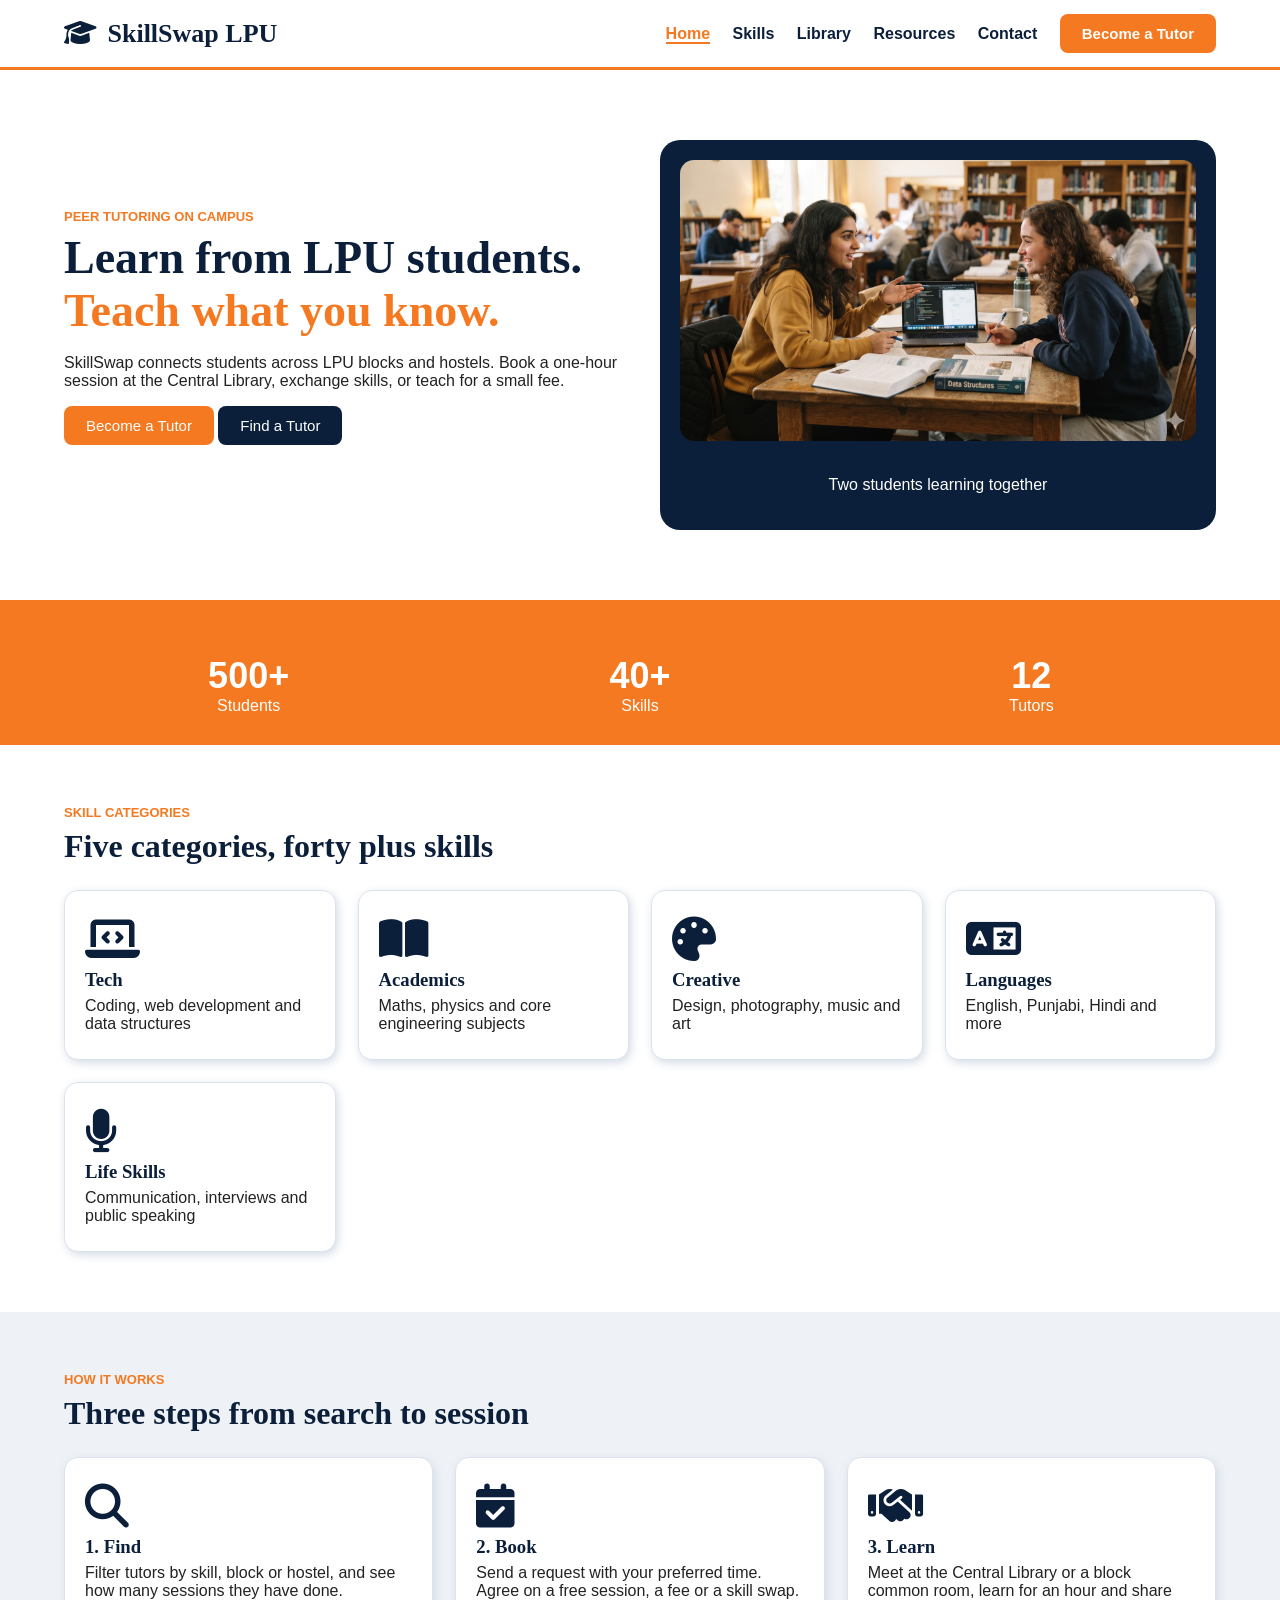
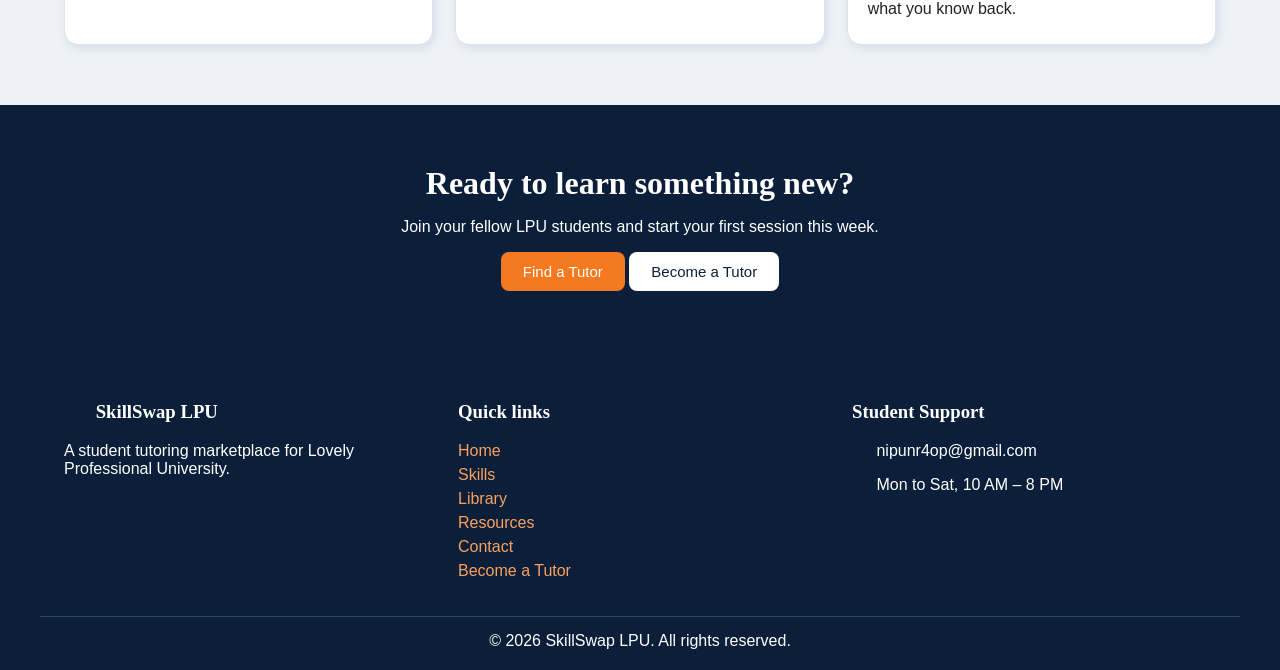
<file: index.html>
<!DOCTYPE html>
<html lang="en">
<head>
  <meta charset="UTF-8">
  <meta name="viewport" content="width=device-width, initial-scale=1.0">
  <title>SkillSwap LPU - Home</title>
  <link rel="stylesheet" href="https://cdnjs.cloudflare.com/ajax/libs/font-awesome/6.5.1/css/all.min.css">
  <link rel="stylesheet" href="style.css">
</head>
<body>

<header><div class="bar container"><h1><i class="fa-solid fa-graduation-cap"></i> SkillSwap LPU</h1><nav>
    <a class="active" href="index.html">Home</a>
    <a href="skills.html">Skills</a>
    <a href="library.html">Library</a>
    <a href="resources.html">Resources</a>
    <a href="contact.html">Contact</a>
    <a class="button" href="skills.html#tutor">Become a Tutor</a>
  </nav></div></header>

<main>

<section class="hero">
  <div class="container hero-grid">
    <div>
      <p class="small-label">Peer tutoring on campus</p>
      <h2>Learn from LPU students. <span class="orange-text">Teach what you know.</span></h2>
      <p>SkillSwap connects students across LPU blocks and hostels. Book a one-hour session at the Central Library, exchange skills, or teach for a small fee.</p>
      <p><a class="button" href="skills.html#tutor">Become a Tutor</a> <a class="button dark" href="skills.html">Find a Tutor</a></p>
    </div>
    <div class="hero-visual">
      <img src="images/home.png" alt="Two students learning together">
      <p>Two students learning together</p>
    </div>
  </div>
</section>

<section class="stats">
  <div class="container grid">
    <div class="stat"><b>500+</b>Students</div>
    <div class="stat"><b>40+</b>Skills</div>
    <div class="stat"><b>12</b>Tutors</div>
  </div>
</section>

<section>
<div class="container">
  <p class="small-label">Skill categories</p>
  <h2>Five categories, forty plus skills</h2>
<div class="grid">
  <a class="card" href="skills.html#tech"><div class="avatar"><i class="fa-solid fa-laptop-code"></i></div><h3>Tech</h3><p>Coding, web development and data structures</p></a>
  <a class="card" href="skills.html#academics"><div class="avatar"><i class="fa-solid fa-book-open"></i></div><h3>Academics</h3><p>Maths, physics and core engineering subjects</p></a>
  <a class="card" href="skills.html#creative"><div class="avatar"><i class="fa-solid fa-palette"></i></div><h3>Creative</h3><p>Design, photography, music and art</p></a>
  <a class="card" href="skills.html#languages"><div class="avatar"><i class="fa-solid fa-language"></i></div><h3>Languages</h3><p>English, Punjabi, Hindi and more</p></a>
  <a class="card" href="skills.html#life"><div class="avatar"><i class="fa-solid fa-microphone"></i></div><h3>Life Skills</h3><p>Communication, interviews and public speaking</p></a>
</div>
</div>
</section>

<section class="pale">
<div class="container">
  <p class="small-label">How it works</p>
  <h2>Three steps from search to session</h2>
<div class="grid">
  <div class="card"><div class="avatar"><i class="fa-solid fa-magnifying-glass"></i></div><h3>1. Find</h3><p>Filter tutors by skill, block or hostel, and see how many sessions they have done.</p></div>
  <div class="card"><div class="avatar"><i class="fa-solid fa-calendar-check"></i></div><h3>2. Book</h3><p>Send a request with your preferred time. Agree on a free session, a fee or a skill swap.</p></div>
  <div class="card"><div class="avatar"><i class="fa-solid fa-handshake"></i></div><h3>3. Learn</h3><p>Meet at the Central Library or a block common room, learn for an hour and share what you know back.</p></div>
</div>
</div>
</section>

<section class="cta">
  <div class="container">
    <h2>Ready to learn something new?</h2>
    <p>Join your fellow LPU students and start your first session this week.</p>
    <a class="button" href="skills.html">Find a Tutor</a> <a class="button dark" href="skills.html#tutor" style="background-color:white;color:#0b1f3a;">Become a Tutor</a>
  </div>
</section>

</main>

<footer>
  <div class="container footer-grid">
    <div><h3><i class="fa-solid fa-graduation-cap"></i> SkillSwap LPU</h3><p>A student tutoring marketplace for Lovely Professional University.</p></div>
    <div><h3>Quick links</h3>
      <a href="index.html">Home</a><a href="skills.html">Skills</a><a href="library.html">Library</a>
      <a href="resources.html">Resources</a><a href="contact.html">Contact</a><a href="skills.html#tutor">Become a Tutor</a></div>
    <div><h3>Student Support</h3><p><i class="fa-solid fa-envelope"></i> nipunr4op@gmail.com</p><p><i class="fa-solid fa-clock"></i> Mon to Sat, 10 AM – 8 PM</p></div>
  </div>
  <div class="container copy">&copy; 2026 SkillSwap LPU. All rights reserved.</div>
</footer>

<script src="script.js"></script>
</body>
</html>
</file>
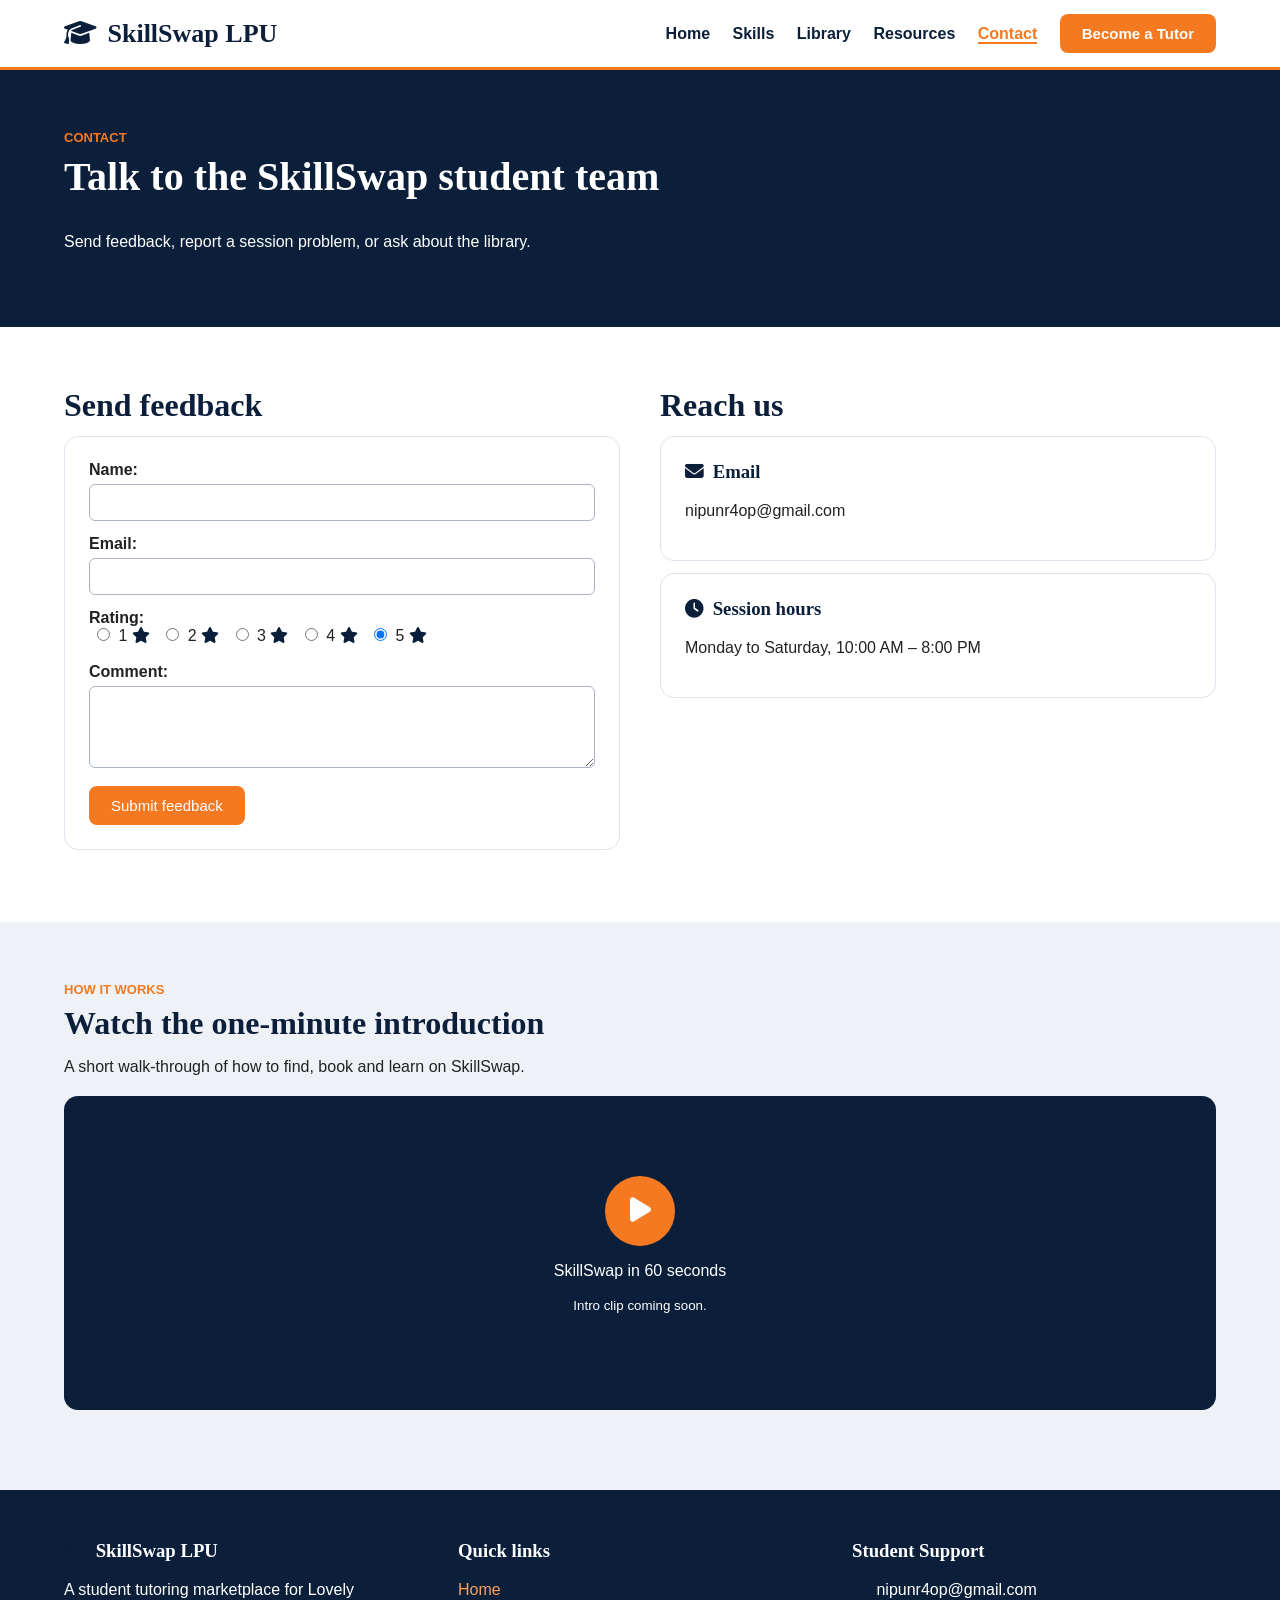
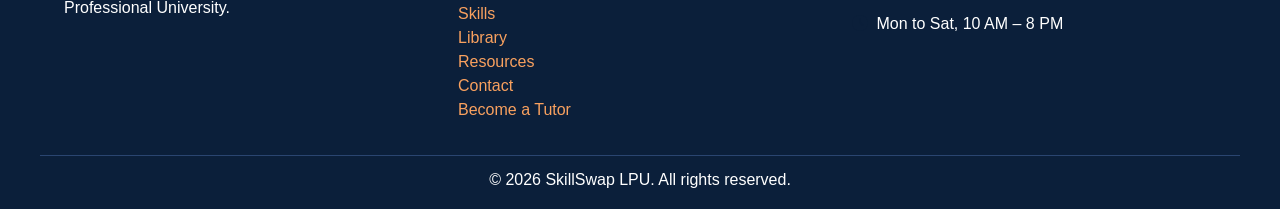
<file: contact.html>
<!DOCTYPE html>
<html lang="en">
<head>
  <meta charset="UTF-8">
  <meta name="viewport" content="width=device-width, initial-scale=1.0">
  <title>SkillSwap LPU - Contact</title>
  <link rel="stylesheet" href="https://cdnjs.cloudflare.com/ajax/libs/font-awesome/6.5.1/css/all.min.css">
  <link rel="stylesheet" href="style.css">
</head>
<body>

<header><div class="bar container"><h1><i class="fa-solid fa-graduation-cap"></i> SkillSwap LPU</h1><nav>
    <a href="index.html">Home</a>
    <a href="skills.html">Skills</a>
    <a href="library.html">Library</a>
    <a href="resources.html">Resources</a>
    <a class="active" href="contact.html">Contact</a>
    <a class="button" href="skills.html#tutor">Become a Tutor</a>
  </nav></div></header>

<main>

<div class="page-header"><div class="container">
  <p class="small-label">Contact</p>
  <h2>Talk to the SkillSwap student team</h2>
  <p>Send feedback, report a session problem, or ask about the library.</p>
</div></div>

<section>
  <div class="container two-col">
    <div class="col">
      <h2>Send feedback</h2>
      <div class="box">
        <form data-message="Thank you for your feedback!">
          <label>Name:</label><br>
          <input type="text" required><br>
          <label>Email:</label><br>
          <input type="email" required><br>
          <label>Rating:</label><br>
          <input type="radio" name="star"> 1 <i class="fa-solid fa-star"></i>
          <input type="radio" name="star"> 2 <i class="fa-solid fa-star"></i>
          <input type="radio" name="star"> 3 <i class="fa-solid fa-star"></i>
          <input type="radio" name="star"> 4 <i class="fa-solid fa-star"></i>
          <input type="radio" name="star" checked> 5 <i class="fa-solid fa-star"></i><br><br>
          <label>Comment:</label><br>
          <textarea rows="4" required></textarea><br>
          <button type="submit">Submit feedback</button>
        </form>
      </div>
    </div>
    <div class="col">
      <h2>Reach us</h2>
      <div class="box">
        <h3><i class="fa-solid fa-envelope"></i> Email</h3>
        <p>nipunr4op@gmail.com</p>
      </div>
      <div class="box">
        <h3><i class="fa-solid fa-clock"></i> Session hours</h3>
        <p>Monday to Saturday, 10:00 AM – 8:00 PM</p>
      </div>
    </div>
  </div>
</section>

<section class="pale">
<div class="container">
  <p class="small-label">How it works</p>
  <h2>Watch the one-minute introduction</h2>
  <p>A short walk-through of how to find, book and learn on SkillSwap.</p>
  <div class="video-box">
    <div class="play"><i class="fa-solid fa-play"></i></div>
    <p>SkillSwap in 60 seconds</p>
    <p><small>Intro clip coming soon.</small></p>
  </div>
</div>
</section>

</main>

<footer>
  <div class="container footer-grid">
    <div><h3><i class="fa-solid fa-graduation-cap"></i> SkillSwap LPU</h3><p>A student tutoring marketplace for Lovely Professional University.</p></div>
    <div><h3>Quick links</h3>
      <a href="index.html">Home</a><a href="skills.html">Skills</a><a href="library.html">Library</a>
      <a href="resources.html">Resources</a><a href="contact.html">Contact</a><a href="skills.html#tutor">Become a Tutor</a></div>
    <div><h3>Student Support</h3><p><i class="fa-solid fa-envelope"></i> nipunr4op@gmail.com</p><p><i class="fa-solid fa-clock"></i> Mon to Sat, 10 AM – 8 PM</p></div>
  </div>
  <div class="container copy">&copy; 2026 SkillSwap LPU. All rights reserved.</div>
</footer>

<script src="script.js"></script>
</body>
</html>
</file>
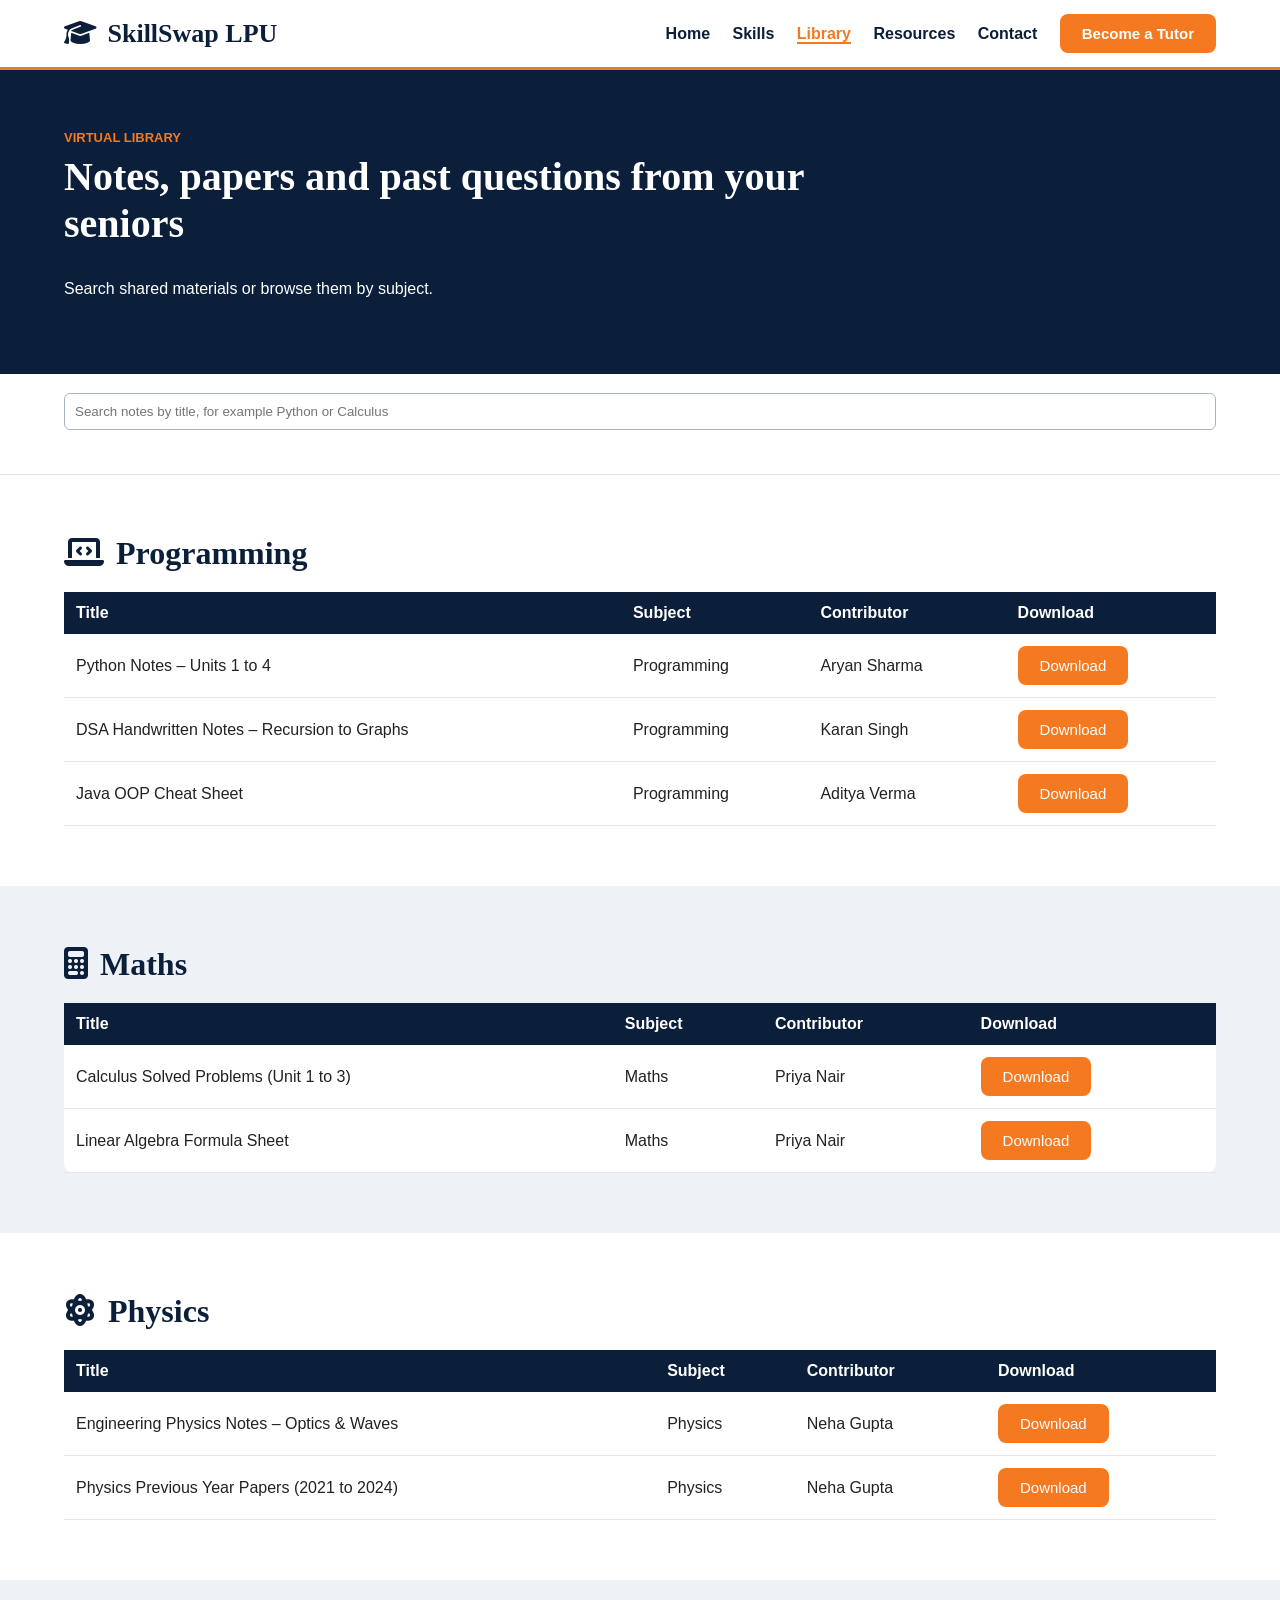
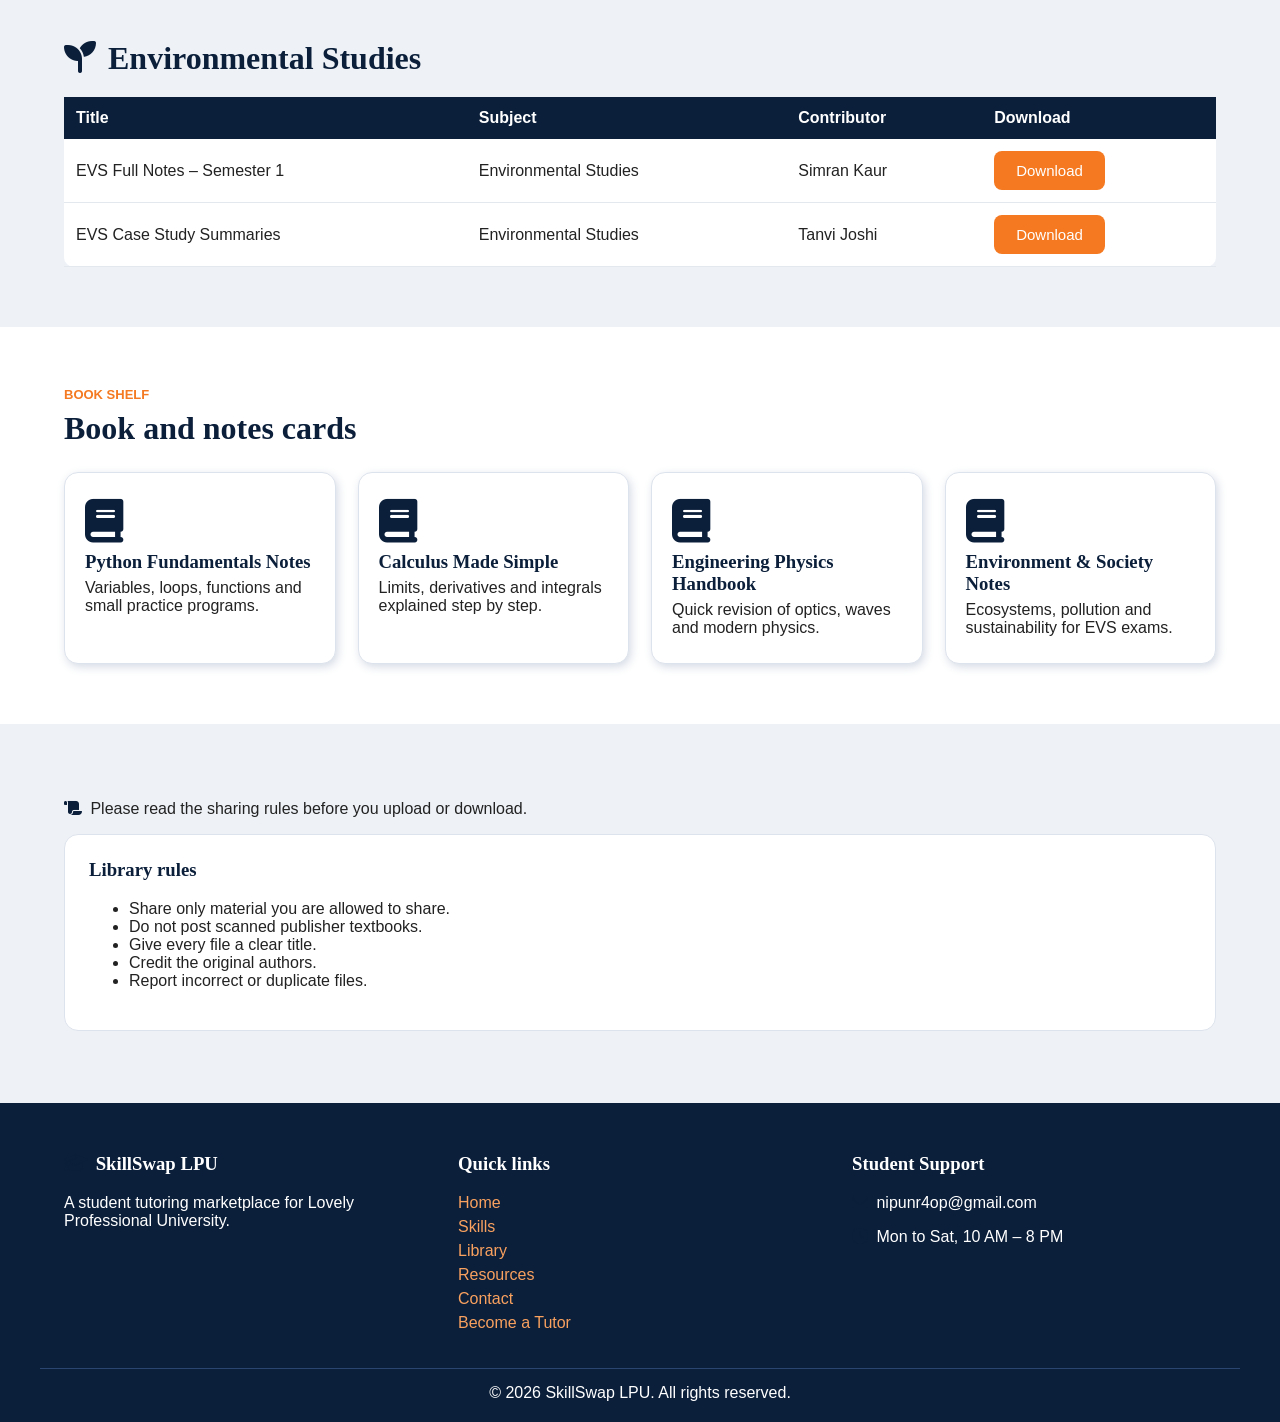
<file: library.html>
<!DOCTYPE html>
<html lang="en">
<head>
  <meta charset="UTF-8">
  <meta name="viewport" content="width=device-width, initial-scale=1.0">
  <title>SkillSwap LPU - Library</title>
  <link rel="stylesheet" href="https://cdnjs.cloudflare.com/ajax/libs/font-awesome/6.5.1/css/all.min.css">
  <link rel="stylesheet" href="style.css">
</head>
<body>

<header><div class="bar container"><h1><i class="fa-solid fa-graduation-cap"></i> SkillSwap LPU</h1><nav>
    <a href="index.html">Home</a>
    <a href="skills.html">Skills</a>
    <a class="active" href="library.html">Library</a>
    <a href="resources.html">Resources</a>
    <a href="contact.html">Contact</a>
    <a class="button" href="skills.html#tutor">Become a Tutor</a>
  </nav></div></header>

<main>

<div class="page-header"><div class="container">
  <p class="small-label">Virtual library</p>
  <h2>Notes, papers and past questions from your seniors</h2>
  <p>Search shared materials or browse them by subject.</p>
</div></div>

<div class="filter"><div class="container">
  <input type="text" id="search" placeholder="Search notes by title, for example Python or Calculus">
  <p id="result-count"></p>
</div></div>

<section>
<div class="container">
  <h2><i class="fa-solid fa-laptop-code"></i> Programming</h2>
  <div class="table-wrap"><table>
    <tr><th>Title</th><th>Subject</th><th>Contributor</th><th>Download</th></tr>
    <tr><td>Python Notes – Units 1 to 4</td><td>Programming</td><td>Aryan Sharma</td><td><a class="button" href="#">Download</a></td></tr>
    <tr><td>DSA Handwritten Notes – Recursion to Graphs</td><td>Programming</td><td>Karan Singh</td><td><a class="button" href="#">Download</a></td></tr>
    <tr><td>Java OOP Cheat Sheet</td><td>Programming</td><td>Aditya Verma</td><td><a class="button" href="#">Download</a></td></tr>
  </table></div>
</div>
</section>

<section class="pale">
<div class="container">
  <h2><i class="fa-solid fa-calculator"></i> Maths</h2>
  <div class="table-wrap"><table>
    <tr><th>Title</th><th>Subject</th><th>Contributor</th><th>Download</th></tr>
    <tr><td>Calculus Solved Problems (Unit 1 to 3)</td><td>Maths</td><td>Priya Nair</td><td><a class="button" href="#">Download</a></td></tr>
    <tr><td>Linear Algebra Formula Sheet</td><td>Maths</td><td>Priya Nair</td><td><a class="button" href="#">Download</a></td></tr>
  </table></div>
</div>
</section>

<section>
<div class="container">
  <h2><i class="fa-solid fa-atom"></i> Physics</h2>
  <div class="table-wrap"><table>
    <tr><th>Title</th><th>Subject</th><th>Contributor</th><th>Download</th></tr>
    <tr><td>Engineering Physics Notes – Optics &amp; Waves</td><td>Physics</td><td>Neha Gupta</td><td><a class="button" href="#">Download</a></td></tr>
    <tr><td>Physics Previous Year Papers (2021 to 2024)</td><td>Physics</td><td>Neha Gupta</td><td><a class="button" href="#">Download</a></td></tr>
  </table></div>
</div>
</section>

<section class="pale">
<div class="container">
  <h2><i class="fa-solid fa-seedling"></i> Environmental Studies</h2>
  <div class="table-wrap"><table>
    <tr><th>Title</th><th>Subject</th><th>Contributor</th><th>Download</th></tr>
    <tr><td>EVS Full Notes – Semester 1</td><td>Environmental Studies</td><td>Simran Kaur</td><td><a class="button" href="#">Download</a></td></tr>
    <tr><td>EVS Case Study Summaries</td><td>Environmental Studies</td><td>Tanvi Joshi</td><td><a class="button" href="#">Download</a></td></tr>
  </table></div>
</div>
</section>

<section>
<div class="container">
  <p class="small-label">Book shelf</p>
  <h2>Book and notes cards</h2>
<div class="grid">
  <div class="card"><div class="avatar"><i class="fa-solid fa-book"></i></div><h3>Python Fundamentals Notes</h3><p>Variables, loops, functions and small practice programs.</p></div>
  <div class="card"><div class="avatar"><i class="fa-solid fa-book"></i></div><h3>Calculus Made Simple</h3><p>Limits, derivatives and integrals explained step by step.</p></div>
  <div class="card"><div class="avatar"><i class="fa-solid fa-book"></i></div><h3>Engineering Physics Handbook</h3><p>Quick revision of optics, waves and modern physics.</p></div>
  <div class="card"><div class="avatar"><i class="fa-solid fa-book"></i></div><h3>Environment &amp; Society Notes</h3><p>Ecosystems, pollution and sustainability for EVS exams.</p></div>
</div>
</div>
</section>

<section class="pale">
  <div class="container">
    <div class="col">
      <p><i class="fa-solid fa-scroll"></i> Please read the sharing rules before you upload or download.</p>
      <div class="box">
        <h3>Library rules</h3>
        <ul>
          <li>Share only material you are allowed to share.</li>
          <li>Do not post scanned publisher textbooks.</li>
          <li>Give every file a clear title.</li>
          <li>Credit the original authors.</li>
          <li>Report incorrect or duplicate files.</li>
        </ul>
      </div>
    </div>
  </div>
</section>

</main>

<footer>
  <div class="container footer-grid">
    <div><h3><i class="fa-solid fa-graduation-cap"></i> SkillSwap LPU</h3><p>A student tutoring marketplace for Lovely Professional University.</p></div>
    <div><h3>Quick links</h3>
      <a href="index.html">Home</a><a href="skills.html">Skills</a><a href="library.html">Library</a>
      <a href="resources.html">Resources</a><a href="contact.html">Contact</a><a href="skills.html#tutor">Become a Tutor</a></div>
    <div><h3>Student Support</h3><p><i class="fa-solid fa-envelope"></i> nipunr4op@gmail.com</p><p><i class="fa-solid fa-clock"></i> Mon to Sat, 10 AM – 8 PM</p></div>
  </div>
  <div class="container copy">&copy; 2026 SkillSwap LPU. All rights reserved.</div>
</footer>

<script src="script.js"></script>
</body>
</html>
</file>
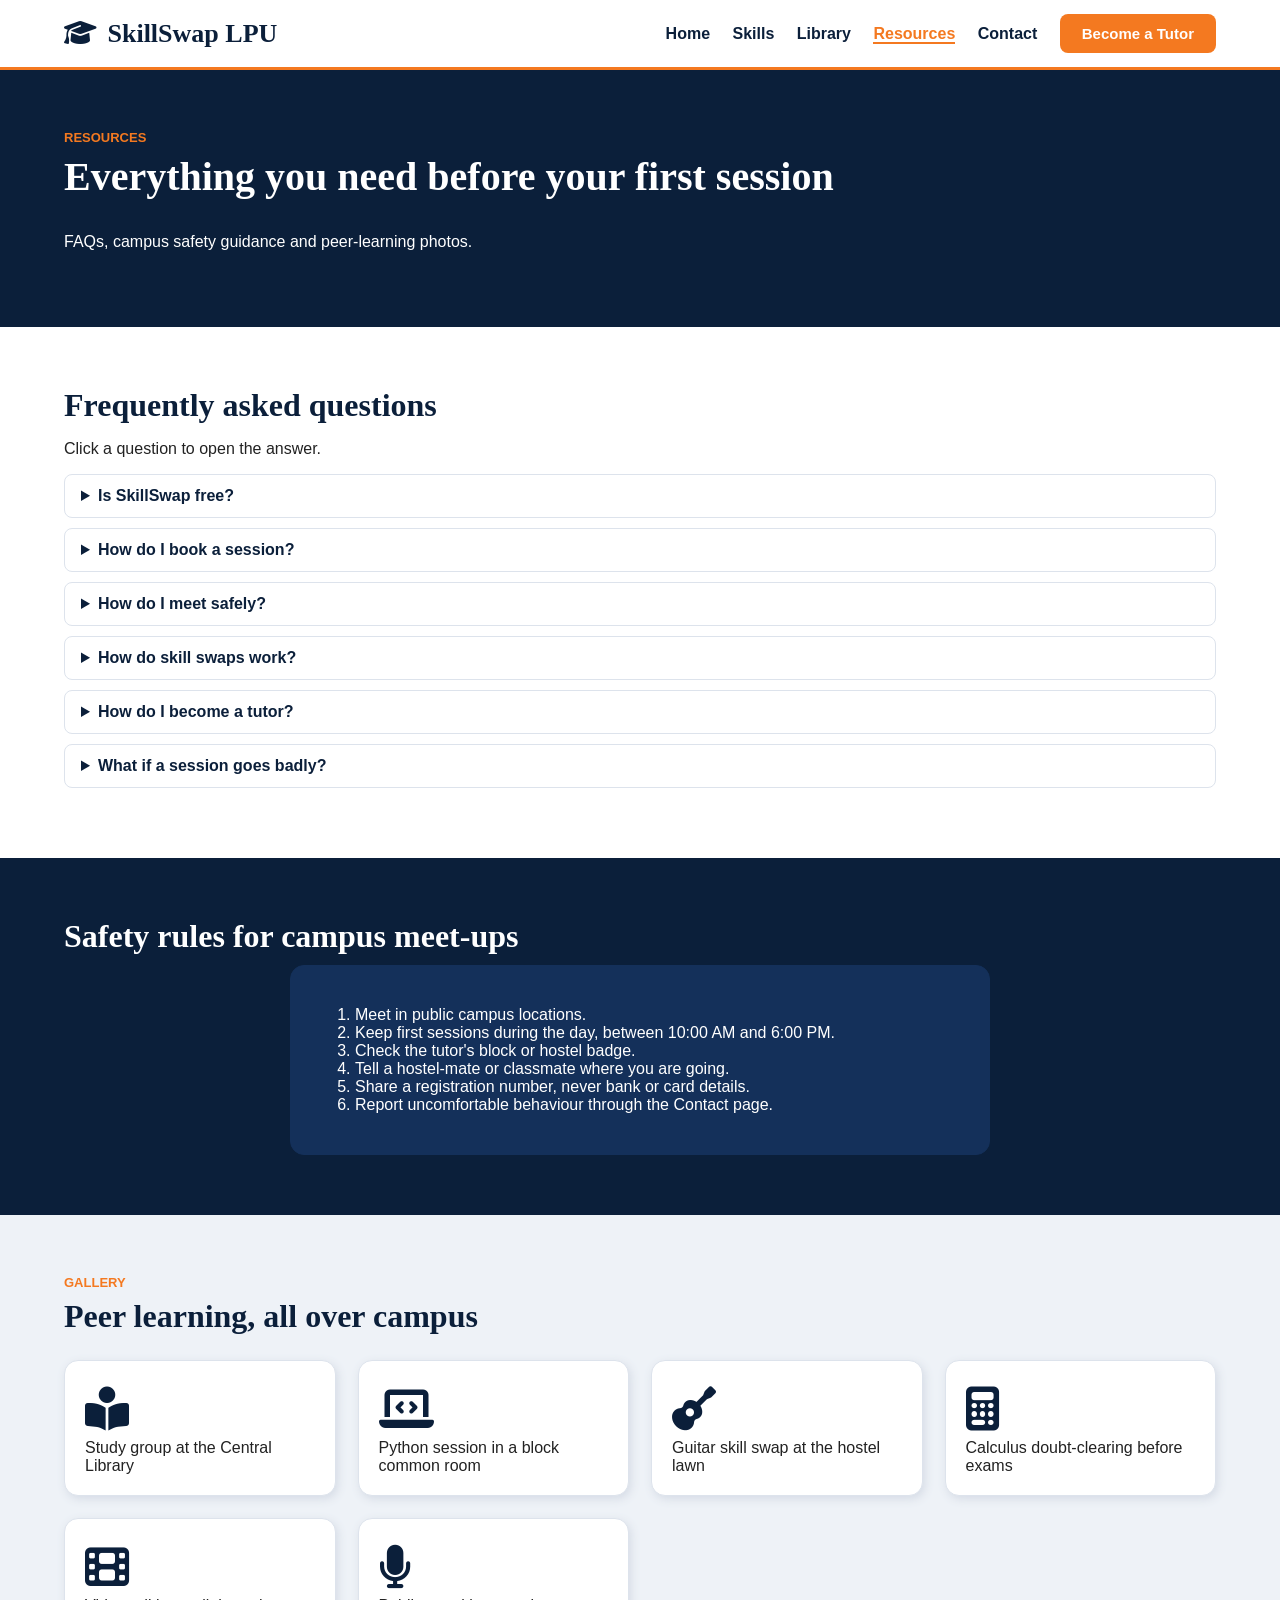
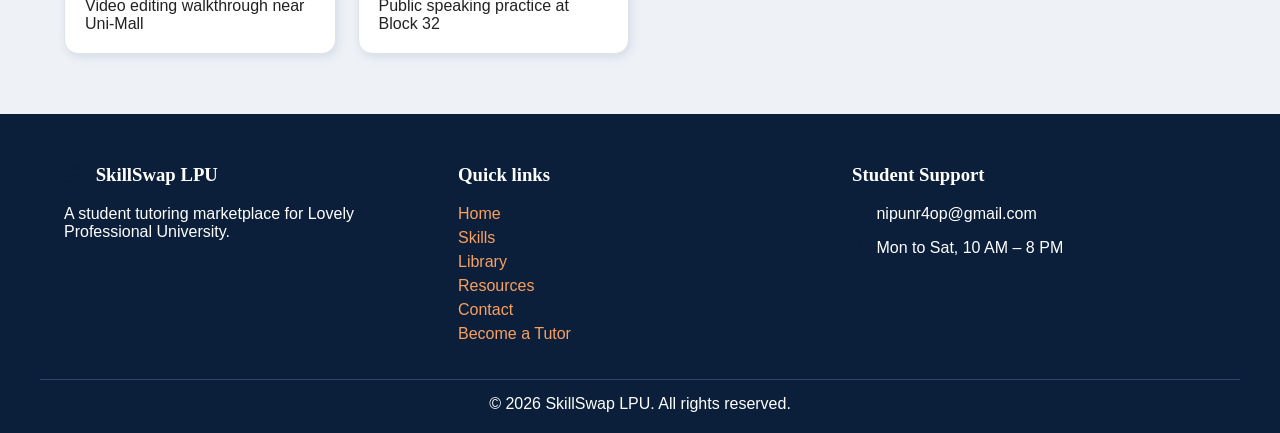
<file: resources.html>
<!DOCTYPE html>
<html lang="en">
<head>
  <meta charset="UTF-8">
  <meta name="viewport" content="width=device-width, initial-scale=1.0">
  <title>SkillSwap LPU - Resources</title>
  <link rel="stylesheet" href="https://cdnjs.cloudflare.com/ajax/libs/font-awesome/6.5.1/css/all.min.css">
  <link rel="stylesheet" href="style.css">
</head>
<body>

<header><div class="bar container"><h1><i class="fa-solid fa-graduation-cap"></i> SkillSwap LPU</h1><nav>
    <a href="index.html">Home</a>
    <a href="skills.html">Skills</a>
    <a href="library.html">Library</a>
    <a class="active" href="resources.html">Resources</a>
    <a href="contact.html">Contact</a>
    <a class="button" href="skills.html#tutor">Become a Tutor</a>
  </nav></div></header>

<main>

<div class="page-header"><div class="container">
  <p class="small-label">Resources</p>
  <h2>Everything you need before your first session</h2>
  <p>FAQs, campus safety guidance and peer-learning photos.</p>
</div></div>

<section>
  <div class="container">
    <div class="col">
      <h2>Frequently asked questions</h2>
      <p>Click a question to open the answer.</p>
      <details><summary>Is SkillSwap free?</summary><p>Joining is free. Sessions can be free, a skill swap, or paid up to Rs 200 per hour.</p></details>
      <details><summary>How do I book a session?</summary><p>Open the Skills page, pick a tutor, press Book Session and send your preferred time.</p></details>
      <details><summary>How do I meet safely?</summary><p>Meet in public campus places during the day and tell a friend where you are going.</p></details>
      <details><summary>How do skill swaps work?</summary><p>You teach the tutor something you know, and they teach you something in return.</p></details>
      <details><summary>How do I become a tutor?</summary><p>Fill the Become a Tutor form on the Skills page with your skill and availability.</p></details>
      <details><summary>What if a session goes badly?</summary><p>Report it through the Contact page and the student team will follow up.</p></details>
    </div>
    </div>
</section>

<section class="navy">
<div class="container">
  <h2>Safety rules for campus meet-ups</h2>
  <div class="box" style="max-width:700px; margin:auto; text-align:left;">
    <ol>
      <li>Meet in public campus locations.</li>
      <li>Keep first sessions during the day, between 10:00 AM and 6:00 PM.</li>
      <li>Check the tutor's block or hostel badge.</li>
      <li>Tell a hostel-mate or classmate where you are going.</li>
      <li>Share a registration number, never bank or card details.</li>
      <li>Report uncomfortable behaviour through the Contact page.</li>
    </ol>
  </div>
</div>
</section>

<section class="pale">
<div class="container">
  <p class="small-label">Gallery</p>
  <h2>Peer learning, all over campus</h2>
<div class="grid">
  <figure class="card"><div class="avatar"><i class="fa-solid fa-book-open-reader"></i></div><figcaption>Study group at the Central Library</figcaption></figure>
  <figure class="card"><div class="avatar"><i class="fa-solid fa-laptop-code"></i></div><figcaption>Python session in a block common room</figcaption></figure>
  <figure class="card"><div class="avatar"><i class="fa-solid fa-guitar"></i></div><figcaption>Guitar skill swap at the hostel lawn</figcaption></figure>
  <figure class="card"><div class="avatar"><i class="fa-solid fa-calculator"></i></div><figcaption>Calculus doubt-clearing before exams</figcaption></figure>
  <figure class="card"><div class="avatar"><i class="fa-solid fa-film"></i></div><figcaption>Video editing walkthrough near Uni-Mall</figcaption></figure>
  <figure class="card"><div class="avatar"><i class="fa-solid fa-microphone"></i></div><figcaption>Public speaking practice at Block 32</figcaption></figure>
</div>
</div>
</section>

</main>

<footer>
  <div class="container footer-grid">
    <div><h3><i class="fa-solid fa-graduation-cap"></i> SkillSwap LPU</h3><p>A student tutoring marketplace for Lovely Professional University.</p></div>
    <div><h3>Quick links</h3>
      <a href="index.html">Home</a><a href="skills.html">Skills</a><a href="library.html">Library</a>
      <a href="resources.html">Resources</a><a href="contact.html">Contact</a><a href="skills.html#tutor">Become a Tutor</a></div>
    <div><h3>Student Support</h3><p><i class="fa-solid fa-envelope"></i> nipunr4op@gmail.com</p><p><i class="fa-solid fa-clock"></i> Mon to Sat, 10 AM – 8 PM</p></div>
  </div>
  <div class="container copy">&copy; 2026 SkillSwap LPU. All rights reserved.</div>
</footer>

<script src="script.js"></script>
</body>
</html>
</file>
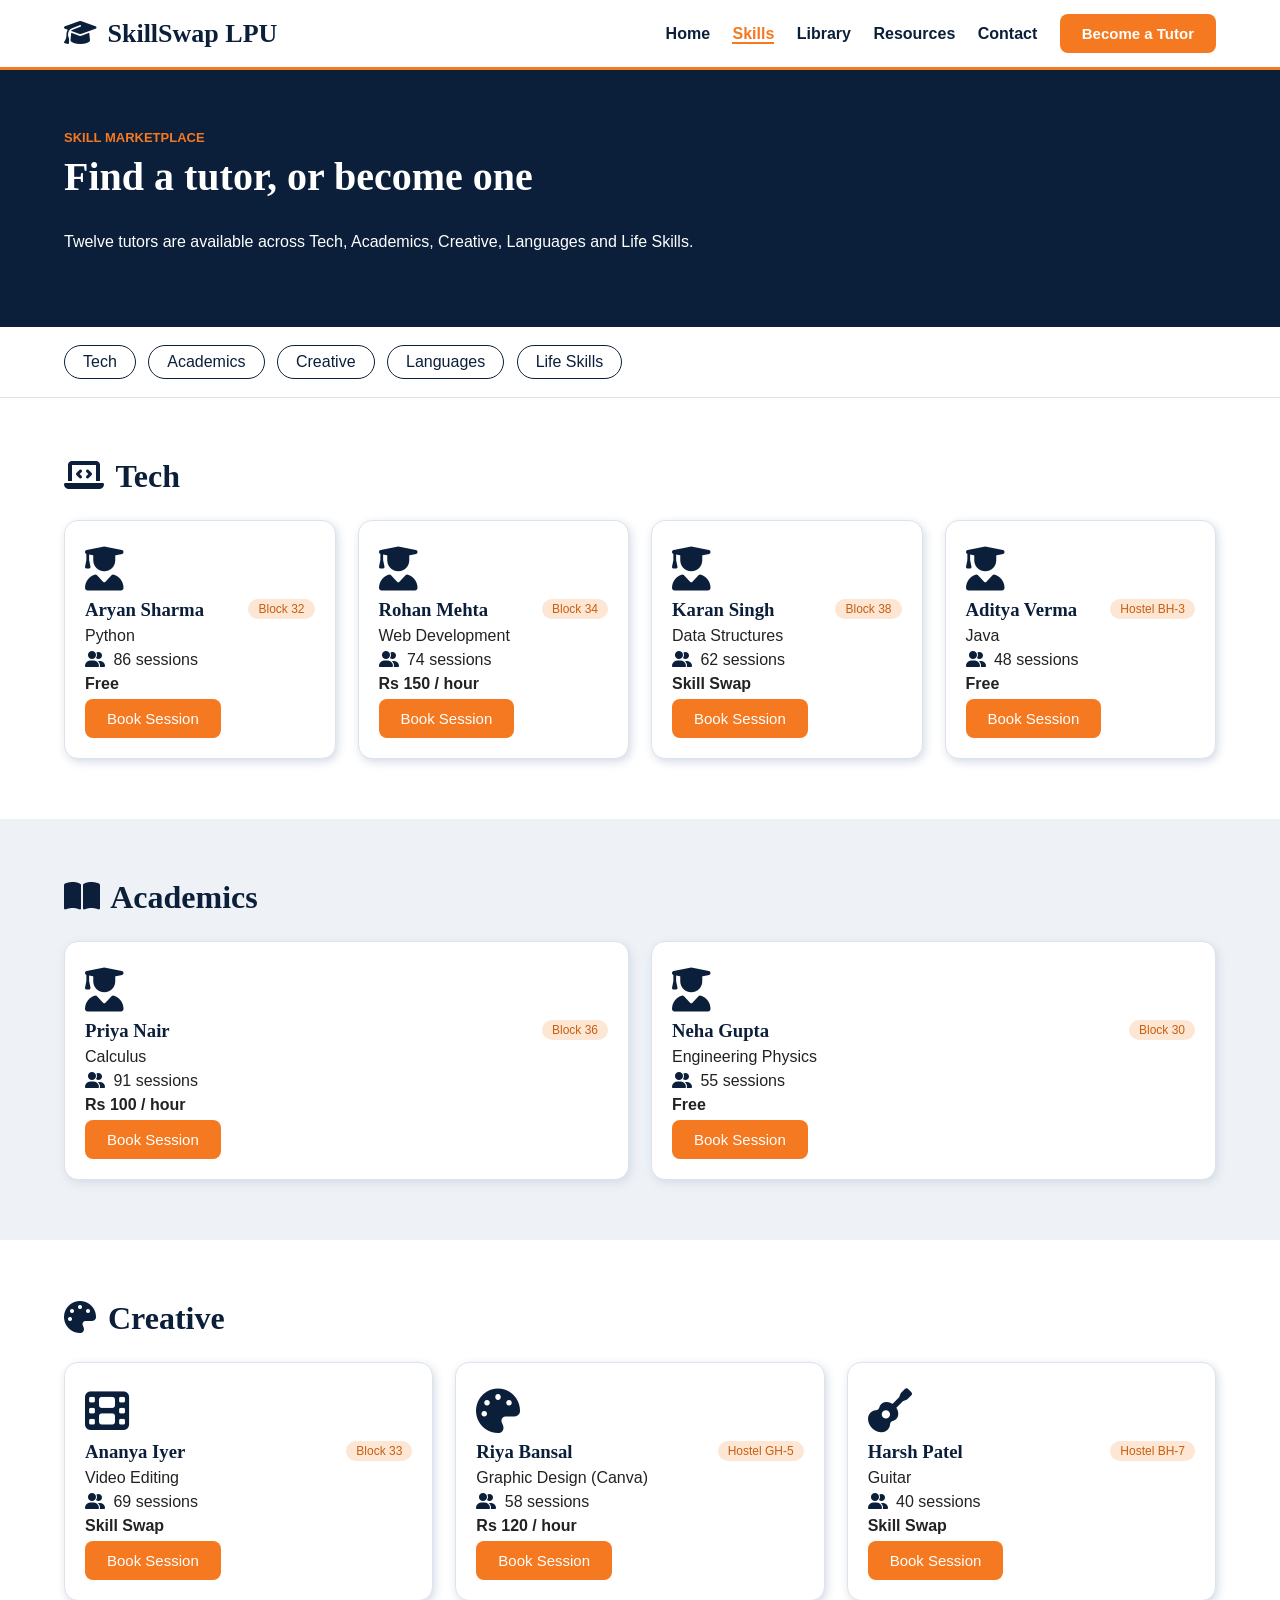
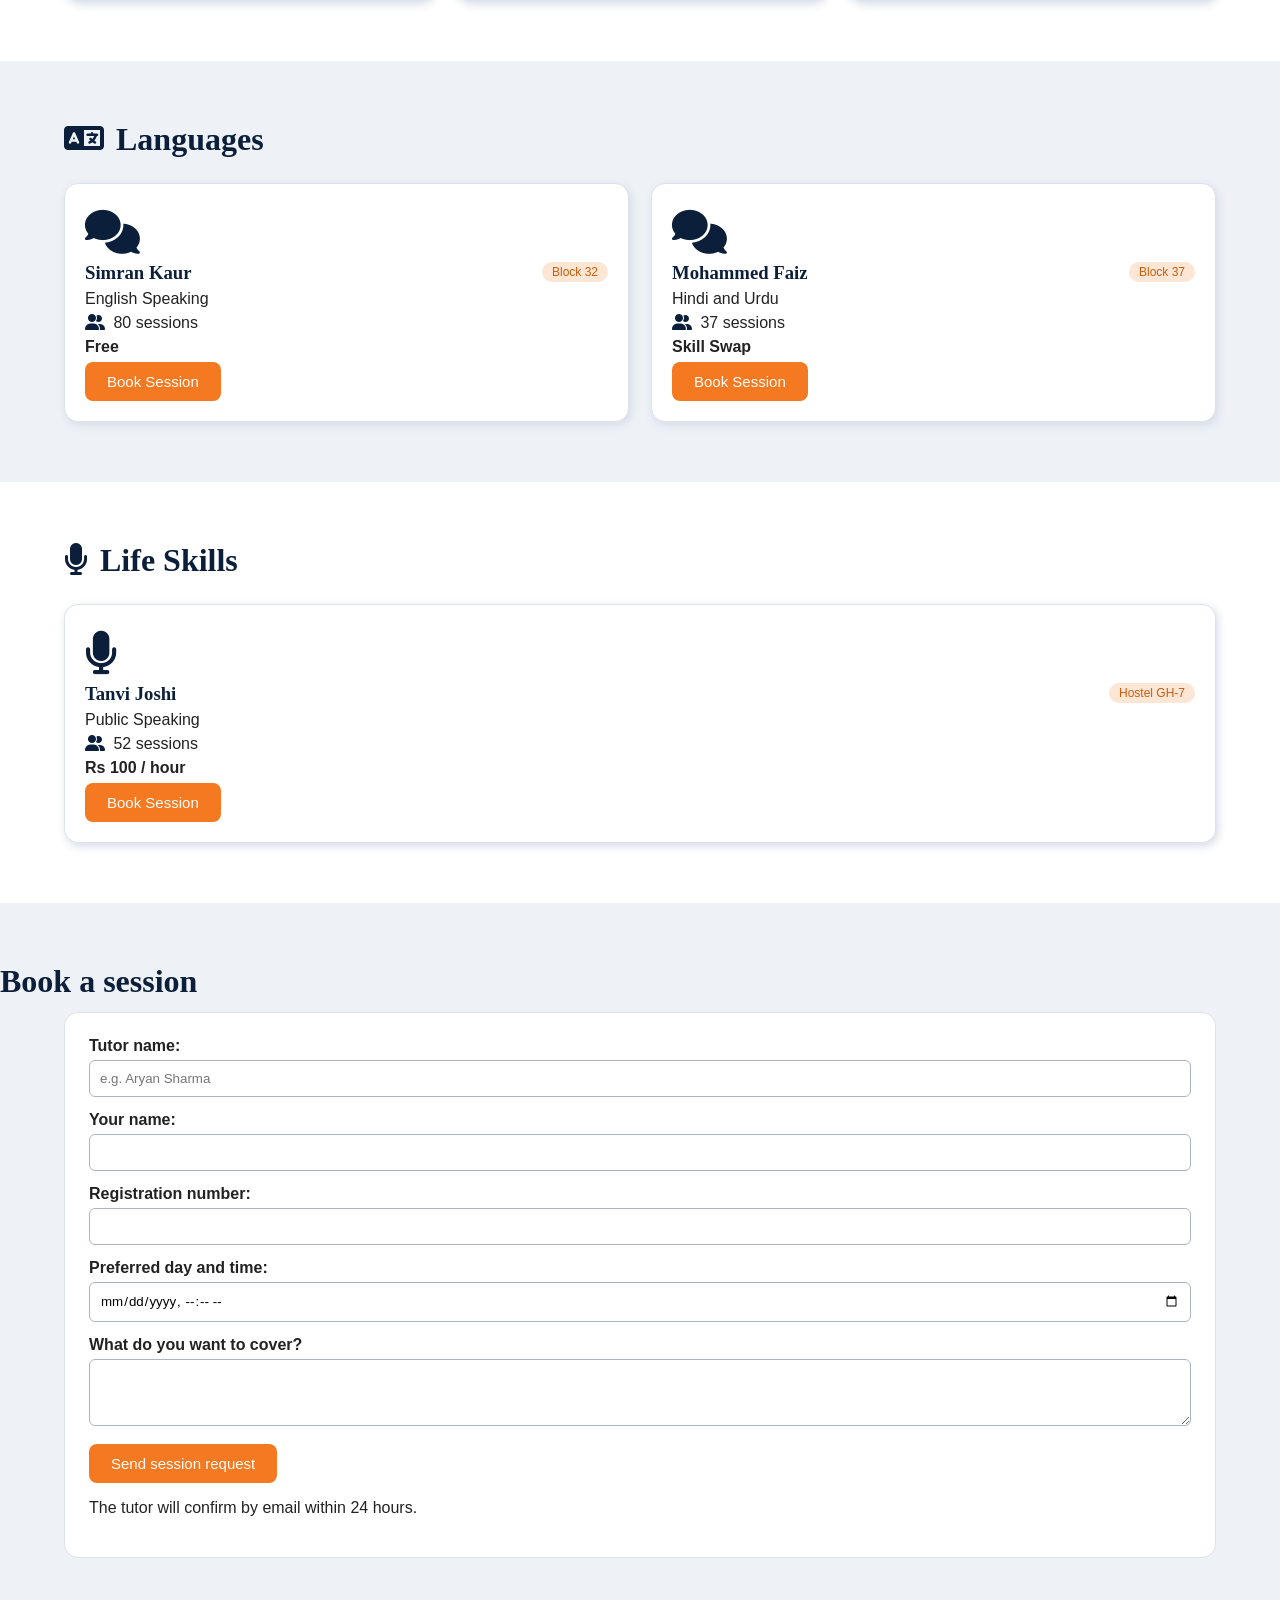
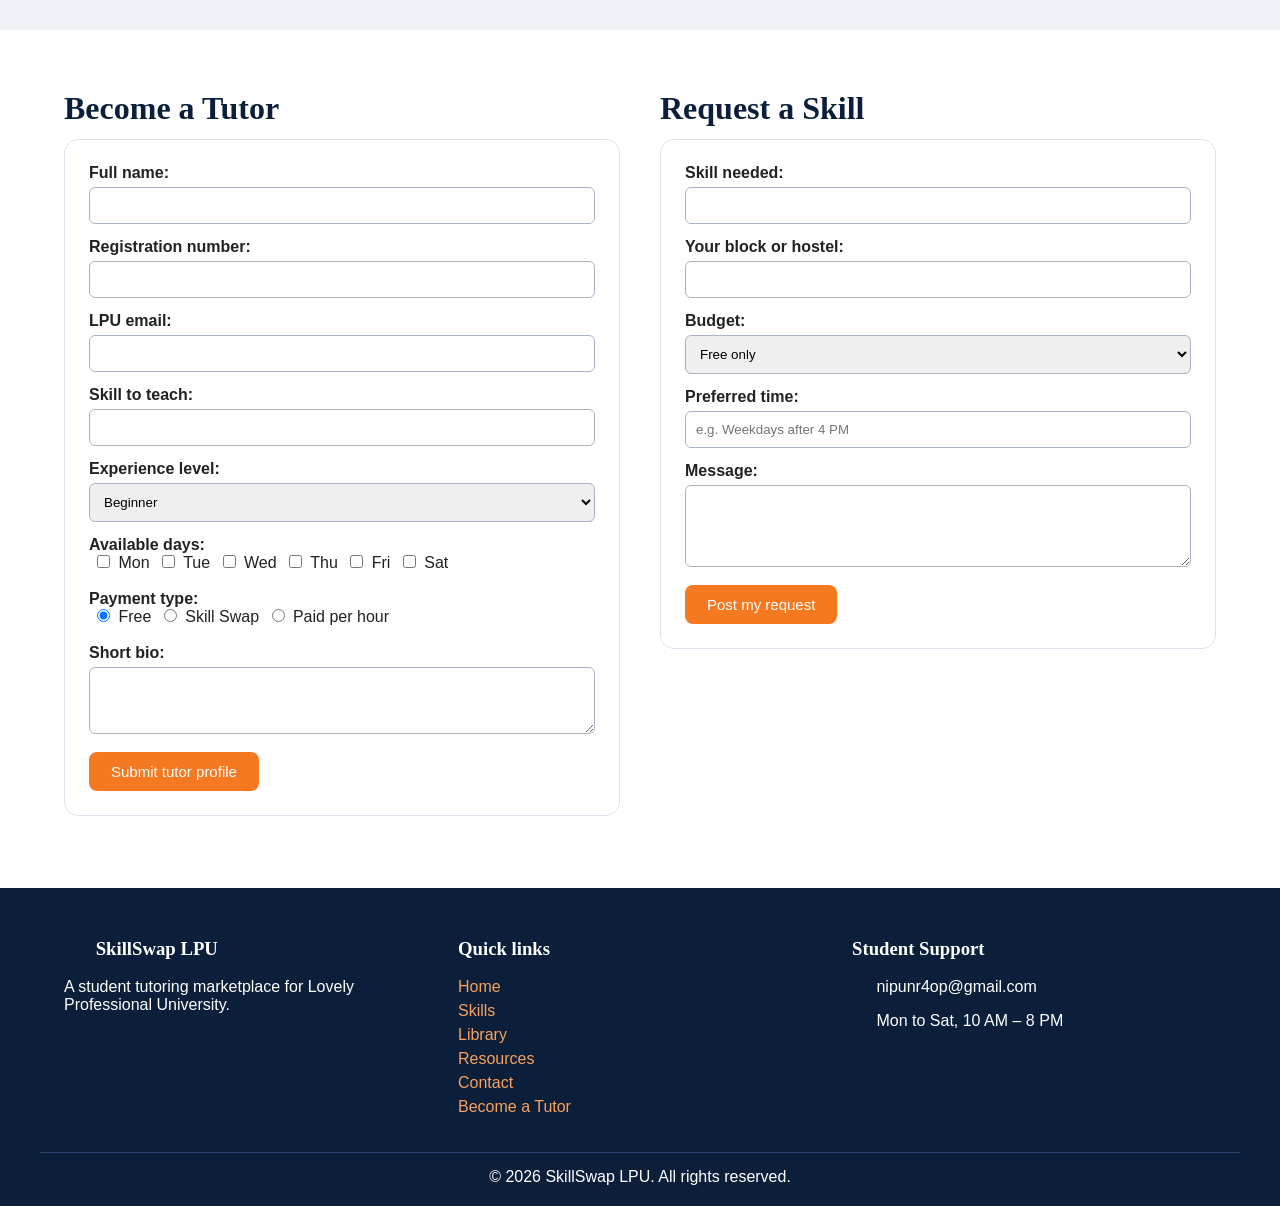
<file: skills.html>
<!DOCTYPE html>
<html lang="en">
<head>
  <meta charset="UTF-8">
  <meta name="viewport" content="width=device-width, initial-scale=1.0">
  <title>SkillSwap LPU - Skills</title>
  <link rel="stylesheet" href="https://cdnjs.cloudflare.com/ajax/libs/font-awesome/6.5.1/css/all.min.css">
  <link rel="stylesheet" href="style.css">
</head>
<body>

<header><div class="bar container"><h1><i class="fa-solid fa-graduation-cap"></i> SkillSwap LPU</h1><nav>
    <a href="index.html">Home</a>
    <a class="active" href="skills.html">Skills</a>
    <a href="library.html">Library</a>
    <a href="resources.html">Resources</a>
    <a href="contact.html">Contact</a>
    <a class="button" href="#tutor">Become a Tutor</a>
  </nav></div></header>

<main>

<div class="page-header"><div class="container">
  <p class="small-label">Skill marketplace</p>
  <h2>Find a tutor, or become one</h2>
  <p>Twelve tutors are available across Tech, Academics, Creative, Languages and Life Skills.</p>
</div></div>

<div class="filter"><div class="container">
  <a href="#tech">Tech</a> <a href="#academics">Academics</a> <a href="#creative">Creative</a>
  <a href="#languages">Languages</a> <a href="#life">Life Skills</a>
</div></div>

<section id="tech">
<div class="container">
  <h2><i class="fa-solid fa-laptop-code"></i> Tech</h2>
<div class="grid">
  <div class="card"><div class="avatar"><i class="fa-solid fa-user-graduate"></i></div><span class="badge">Block 32</span><h3>Aryan Sharma</h3><p>Python</p><p><i class="fa-solid fa-user-group"></i> 86 sessions</p><p><b>Free</b></p><a class="button" href="#book">Book Session</a></div>
  <div class="card"><div class="avatar"><i class="fa-solid fa-user-graduate"></i></div><span class="badge">Block 34</span><h3>Rohan Mehta</h3><p>Web Development</p><p><i class="fa-solid fa-user-group"></i> 74 sessions</p><p><b>Rs 150 / hour</b></p><a class="button" href="#book">Book Session</a></div>
  <div class="card"><div class="avatar"><i class="fa-solid fa-user-graduate"></i></div><span class="badge">Block 38</span><h3>Karan Singh</h3><p>Data Structures</p><p><i class="fa-solid fa-user-group"></i> 62 sessions</p><p><b>Skill Swap</b></p><a class="button" href="#book">Book Session</a></div>
  <div class="card"><div class="avatar"><i class="fa-solid fa-user-graduate"></i></div><span class="badge">Hostel BH-3</span><h3>Aditya Verma</h3><p>Java</p><p><i class="fa-solid fa-user-group"></i> 48 sessions</p><p><b>Free</b></p><a class="button" href="#book">Book Session</a></div>
</div>
</div>
</section>

<section id="academics" class="pale">
<div class="container">
  <h2><i class="fa-solid fa-book-open"></i> Academics</h2>
<div class="grid">
  <div class="card"><div class="avatar"><i class="fa-solid fa-user-graduate"></i></div><span class="badge">Block 36</span><h3>Priya Nair</h3><p>Calculus</p><p><i class="fa-solid fa-user-group"></i> 91 sessions</p><p><b>Rs 100 / hour</b></p><a class="button" href="#book">Book Session</a></div>
  <div class="card"><div class="avatar"><i class="fa-solid fa-user-graduate"></i></div><span class="badge">Block 30</span><h3>Neha Gupta</h3><p>Engineering Physics</p><p><i class="fa-solid fa-user-group"></i> 55 sessions</p><p><b>Free</b></p><a class="button" href="#book">Book Session</a></div>
</div>
</div>
</section>

<section id="creative">
<div class="container">
  <h2><i class="fa-solid fa-palette"></i> Creative</h2>
<div class="grid">
  <div class="card"><div class="avatar"><i class="fa-solid fa-film"></i></div><span class="badge">Block 33</span><h3>Ananya Iyer</h3><p>Video Editing</p><p><i class="fa-solid fa-user-group"></i> 69 sessions</p><p><b>Skill Swap</b></p><a class="button" href="#book">Book Session</a></div>
  <div class="card"><div class="avatar"><i class="fa-solid fa-palette"></i></div><span class="badge">Hostel GH-5</span><h3>Riya Bansal</h3><p>Graphic Design (Canva)</p><p><i class="fa-solid fa-user-group"></i> 58 sessions</p><p><b>Rs 120 / hour</b></p><a class="button" href="#book">Book Session</a></div>
  <div class="card"><div class="avatar"><i class="fa-solid fa-guitar"></i></div><span class="badge">Hostel BH-7</span><h3>Harsh Patel</h3><p>Guitar</p><p><i class="fa-solid fa-user-group"></i> 40 sessions</p><p><b>Skill Swap</b></p><a class="button" href="#book">Book Session</a></div>
</div>
</div>
</section>

<section id="languages" class="pale">
<div class="container">
  <h2><i class="fa-solid fa-language"></i> Languages</h2>
<div class="grid">
  <div class="card"><div class="avatar"><i class="fa-solid fa-comments"></i></div><span class="badge">Block 32</span><h3>Simran Kaur</h3><p>English Speaking</p><p><i class="fa-solid fa-user-group"></i> 80 sessions</p><p><b>Free</b></p><a class="button" href="#book">Book Session</a></div>
  <div class="card"><div class="avatar"><i class="fa-solid fa-comments"></i></div><span class="badge">Block 37</span><h3>Mohammed Faiz</h3><p>Hindi and Urdu</p><p><i class="fa-solid fa-user-group"></i> 37 sessions</p><p><b>Skill Swap</b></p><a class="button" href="#book">Book Session</a></div>
</div>
</div>
</section>

<section id="life">
<div class="container">
  <h2><i class="fa-solid fa-microphone"></i> Life Skills</h2>
<div class="grid">
  <div class="card"><div class="avatar"><i class="fa-solid fa-microphone"></i></div><span class="badge">Hostel GH-7</span><h3>Tanvi Joshi</h3><p>Public Speaking</p><p><i class="fa-solid fa-user-group"></i> 52 sessions</p><p><b>Rs 100 / hour</b></p><a class="button" href="#book">Book Session</a></div>
</div>
</div>
</section>

<section id="book" class="pale">
  <h2>Book a session</h2>
  <div class="container"><div class="box">
    <form data-message="Session request sent! The tutor will confirm by email within 24 hours.">
      <label>Tutor name:</label><br>
      <input type="text" placeholder="e.g. Aryan Sharma"><br>
      <label>Your name:</label><br>
      <input type="text" required><br>
      <label>Registration number:</label><br>
      <input type="text" required><br>
      <label>Preferred day and time:</label><br>
      <input type="datetime-local" required><br>
      <label>What do you want to cover?</label><br>
      <textarea rows="3"></textarea><br>
      <button type="submit">Send session request</button>
      <p>The tutor will confirm by email within 24 hours.</p>
    </form>
  </div></div>
</section>

<section id="tutor">
  <div class="container two-col">
    <div class="col">
      <h2>Become a Tutor</h2>
      <div class="box">
        <form data-message="Tutor profile submitted. Thank you for joining SkillSwap!">
          <label>Full name:</label><br>
          <input type="text" required><br>
          <label>Registration number:</label><br>
          <input type="text" required><br>
          <label>LPU email:</label><br>
          <input type="email" required><br>
          <label>Skill to teach:</label><br>
          <input type="text" required><br>
          <label>Experience level:</label><br>
          <select>
            <option>Beginner</option>
            <option>Intermediate</option>
            <option>Advanced</option>
          </select><br>
          <label>Available days:</label><br>
          <input type="checkbox"> Mon <input type="checkbox"> Tue <input type="checkbox"> Wed
          <input type="checkbox"> Thu <input type="checkbox"> Fri <input type="checkbox"> Sat<br><br>
          <label>Payment type:</label><br>
          <input type="radio" name="pay" checked> Free
          <input type="radio" name="pay"> Skill Swap
          <input type="radio" name="pay"> Paid per hour<br><br>
          <label>Short bio:</label><br>
          <textarea rows="3"></textarea><br>
          <button type="submit">Submit tutor profile</button>
        </form>
      </div>
    </div>

    <div class="col">
      <h2>Request a Skill</h2>
      <div class="box">
        <form data-message="Your skill request has been posted.">
          <label>Skill needed:</label><br>
          <input type="text" required><br>
          <label>Your block or hostel:</label><br>
          <input type="text" required><br>
          <label>Budget:</label><br>
          <select>
            <option>Free only</option>
            <option>Skill swap</option>
            <option>Up to Rs 100 / hour</option>
            <option>Up to Rs 200 / hour</option>
          </select><br>
          <label>Preferred time:</label><br>
          <input type="text" placeholder="e.g. Weekdays after 4 PM"><br>
          <label>Message:</label><br>
          <textarea rows="4"></textarea><br>
          <button type="submit">Post my request</button>
        </form>
      </div>
    </div>
  </div>
</section>

</main>

<footer>
  <div class="container footer-grid">
    <div><h3><i class="fa-solid fa-graduation-cap"></i> SkillSwap LPU</h3><p>A student tutoring marketplace for Lovely Professional University.</p></div>
    <div><h3>Quick links</h3>
      <a href="index.html">Home</a><a href="skills.html">Skills</a><a href="library.html">Library</a>
      <a href="resources.html">Resources</a><a href="contact.html">Contact</a><a href="skills.html#tutor">Become a Tutor</a></div>
    <div><h3>Student Support</h3><p><i class="fa-solid fa-envelope"></i> nipunr4op@gmail.com</p><p><i class="fa-solid fa-clock"></i> Mon to Sat, 10 AM – 8 PM</p></div>
  </div>
  <div class="container copy">&copy; 2026 SkillSwap LPU. All rights reserved.</div>
</footer>

<script src="script.js"></script>
</body>
</html>
</file>
<file: style.css>
/* ===== Basic page ===== */
* { box-sizing: border-box; }
body {
  font-family: Arial, sans-serif;
  margin: 0;
  color: #222;
  background-color: #f6f8fb;
}
h1, h2, h3 { font-family: Georgia, serif; color: #0b1f3a; margin-top: 0; }
a { color: #f47920; }

/* ===== Wide container (keeps content inside 1200px) ===== */
.container { max-width: 1200px; margin: 0 auto; padding: 0 24px; }

/* ===== Header and menu ===== */
header {
  background-color: white;
  border-bottom: 3px solid #f47920;
  position: sticky;
  top: 0;
  z-index: 10;
}
.bar {
  display: flex;                 /* puts logo and menu in one row */
  justify-content: space-between;
  align-items: center;
  flex-wrap: wrap;
  padding-top: 14px;
  padding-bottom: 14px;
}
header h1 { margin: 0; font-size: 26px; }
nav a {
  color: #0b1f3a;
  text-decoration: none;
  margin-left: 18px;
  font-weight: bold;
}
nav a:hover { color: #f47920; }
nav a.active { color: #f47920; border-bottom: 2px solid #f47920; }
nav a.button { color: white; }

/* ===== Sections ===== */
section { padding: 60px 0; text-align: left; background-color: white; }
section.pale { background-color: #eef2f7; }
section.navy { background-color: #0b1f3a; color: white; }
section.navy h2, section.navy h3 { color: white; }
.small-label {
  color: #f47920;
  font-weight: bold;
  text-transform: uppercase;
  font-size: 13px;
  margin: 0 0 8px 0;
}
section h2 { font-size: 32px; margin-bottom: 10px; }
.page-header { background-color: #0b1f3a; color: white; padding: 60px 0; }
.page-header h2 { color: white; font-size: 40px; max-width: 800px; }
.page-header p { max-width: 700px; }

/* ===== Grid: cards fill the row and wrap by themselves ===== */
.grid {
  display: grid;
  grid-template-columns: repeat(auto-fit, minmax(240px, 1fr));
  gap: 22px;
  margin-top: 25px;
}
.two-col {
  display: grid;
  grid-template-columns: repeat(auto-fit, minmax(340px, 1fr));
  gap: 40px;
  align-items: start;
}

/* ===== Hero ===== */
.hero { padding: 70px 0; }
.hero-grid {
  display: grid;
  grid-template-columns: repeat(auto-fit, minmax(320px, 1fr));
  gap: 40px;
  align-items: center;
}
.hero h2 { font-size: 46px; line-height: 1.15; }
.orange-text { color: #f47920; }
.hero-visual {
  background-color: #0b1f3a;
  color: white;
  border-radius: 20px;
  padding: 50px 20px;
  text-align: center;
}
.hero-visual .big { font-size: 90px; }
.float {
  background-color: white;
  color: #0b1f3a;
  display: inline-block;
  padding: 12px 18px;
  border-radius: 12px;
  box-shadow: 2px 2px 10px #00000055;
}

/* ===== Stats bar ===== */
section.stats { background-color: #f47920; padding: 30px 0; }
.stat { text-align: center; color: white; }
.stat b { display: block; font-size: 36px; }

/* ===== Buttons ===== */
.button, button {
  background-color: #f47920;
  color: white;
  padding: 11px 22px;
  text-decoration: none;
  border: none;
  border-radius: 8px;
  font-size: 15px;
  display: inline-block;
}
.button.dark { background-color: #0b1f3a; }
.button:hover, button:hover { background-color: #c85f0f; }

/* ===== Cards ===== */
.card {
  background-color: white;
  border: 1px solid #dde3ec;
  border-radius: 14px;
  padding: 20px;
  margin: 0;
  box-shadow: 2px 3px 10px #d5dbe5;
  color: #222;
  text-decoration: none;
  display: block;
}
.card:hover { border-color: #f47920; }
.card h3 { margin-bottom: 6px; }
.card p { margin: 6px 0; }
.avatar { font-size: 48px; }
.badge {
  background-color: #fde6d4;
  color: #c85f0f;
  padding: 3px 10px;
  border-radius: 10px;
  font-size: 12px;
  float: right;
}
.stars { color: #f47920; font-weight: bold; }
section.pale .card { background-color: white; }

/* ===== Boxes ===== */
.box {
  background-color: white;
  border: 1px solid #dde3ec;
  border-radius: 14px;
  padding: 24px;
  margin: 12px 0;
  color: #222;
}
section.navy .box { background-color: #14305a; border-color: #14305a; color: white; }

/* ===== Tables ===== */
.table-wrap { overflow-x: auto; margin-top: 20px; }
table {
  width: 100%;
  border-collapse: collapse;
  background-color: white;
  color: #222;
  border-radius: 10px;
}
th { background-color: #0b1f3a; color: white; padding: 12px; text-align: left; }
td { padding: 12px; border-bottom: 1px solid #e3e8ef; }
tr:hover td { background-color: #fff3e8; }
.first td { background-color: #fde6d4; font-weight: bold; }

/* ===== Filter bar ===== */
.filter { background-color: white; padding: 14px 0; border-bottom: 1px solid #dde3ec; }
.filter a {
  display: inline-block;
  background-color: white;
  color: #0b1f3a;
  padding: 7px 18px;
  margin: 4px 8px 4px 0;
  border-radius: 20px;
  text-decoration: none;
  border: 1px solid #0b1f3a;
}
.filter a:hover { background-color: #f47920; color: white; border-color: #f47920; }

/* ===== Forms ===== */
label { font-weight: bold; }
input, select, textarea {
  padding: 10px;
  width: 100%;
  margin: 5px 0 14px 0;
  border: 1px solid #aab4c3;
  border-radius: 6px;
  font-family: Arial, sans-serif;
}
input[type="radio"], input[type="checkbox"] { width: auto; margin: 0 4px 0 8px; }
input:focus, select:focus, textarea:focus {
  border: 2px solid #f47920;
  background-color: #fff8f2;
}

/* ===== FAQ ===== */
details {
  background-color: white;
  border: 1px solid #dde3ec;
  border-radius: 8px;
  padding: 12px 16px;
  margin: 10px 0;
}
summary { font-weight: bold; cursor: pointer; color: #0b1f3a; }

/* ===== Video and map ===== */
.video-box {
  background-color: #0b1f3a;
  color: white;
  margin: 20px 0;
  padding: 80px 20px;
  border-radius: 14px;
  text-align: center;
}
.play {
  display: inline-block;
  background-color: #f47920;
  color: white;
  width: 70px;
  height: 70px;
  line-height: 70px;
  border-radius: 35px;
  font-size: 28px;
}
iframe { width: 100%; height: 400px; border: 0; border-radius: 14px; margin-top: 20px; }

/* ===== Call to action ===== */
section.cta { background-color: #0b1f3a; color: white; text-align: center; }
section.cta h2 { color: white; }

/* ===== Footer ===== */
footer { background-color: #0b1f3a; color: white; padding: 50px 0 20px 0; }
footer h3 { color: white; }
footer a { color: #f9a15f; display: block; margin: 6px 0; text-decoration: none; }
.footer-grid {
  display: grid;
  grid-template-columns: repeat(auto-fit, minmax(220px, 1fr));
  gap: 30px;
}
.copy { border-top: 1px solid #2a4570; margin-top: 30px; padding-top: 15px; text-align: center; }

/* ===== Icons (Font Awesome) ===== */
i.fa-solid { color: #0b1f3a; margin-right: 4px; }
.avatar i { font-size: 44px; margin-bottom: 8px; }
.stat i, .play i, .navy i, .cta i, .page-header i, .hero-visual i, footer i { color: white; }
.stat i, .play i { margin: 0; }

/* ===== Hero photo ===== */
.hero-visual { padding: 20px; }
.hero-visual img {
  width: 100%;
  height: auto;
  border-radius: 14px;
  margin-bottom: 15px;
}

/* ===== Form success message (used by JavaScript) ===== */
.success {
  background-color: #e6f6ec;
  color: #14532d;
  border: 1px solid #9ad4ae;
  border-radius: 8px;
  padding: 10px;
  margin-top: 12px;
}
</file>
